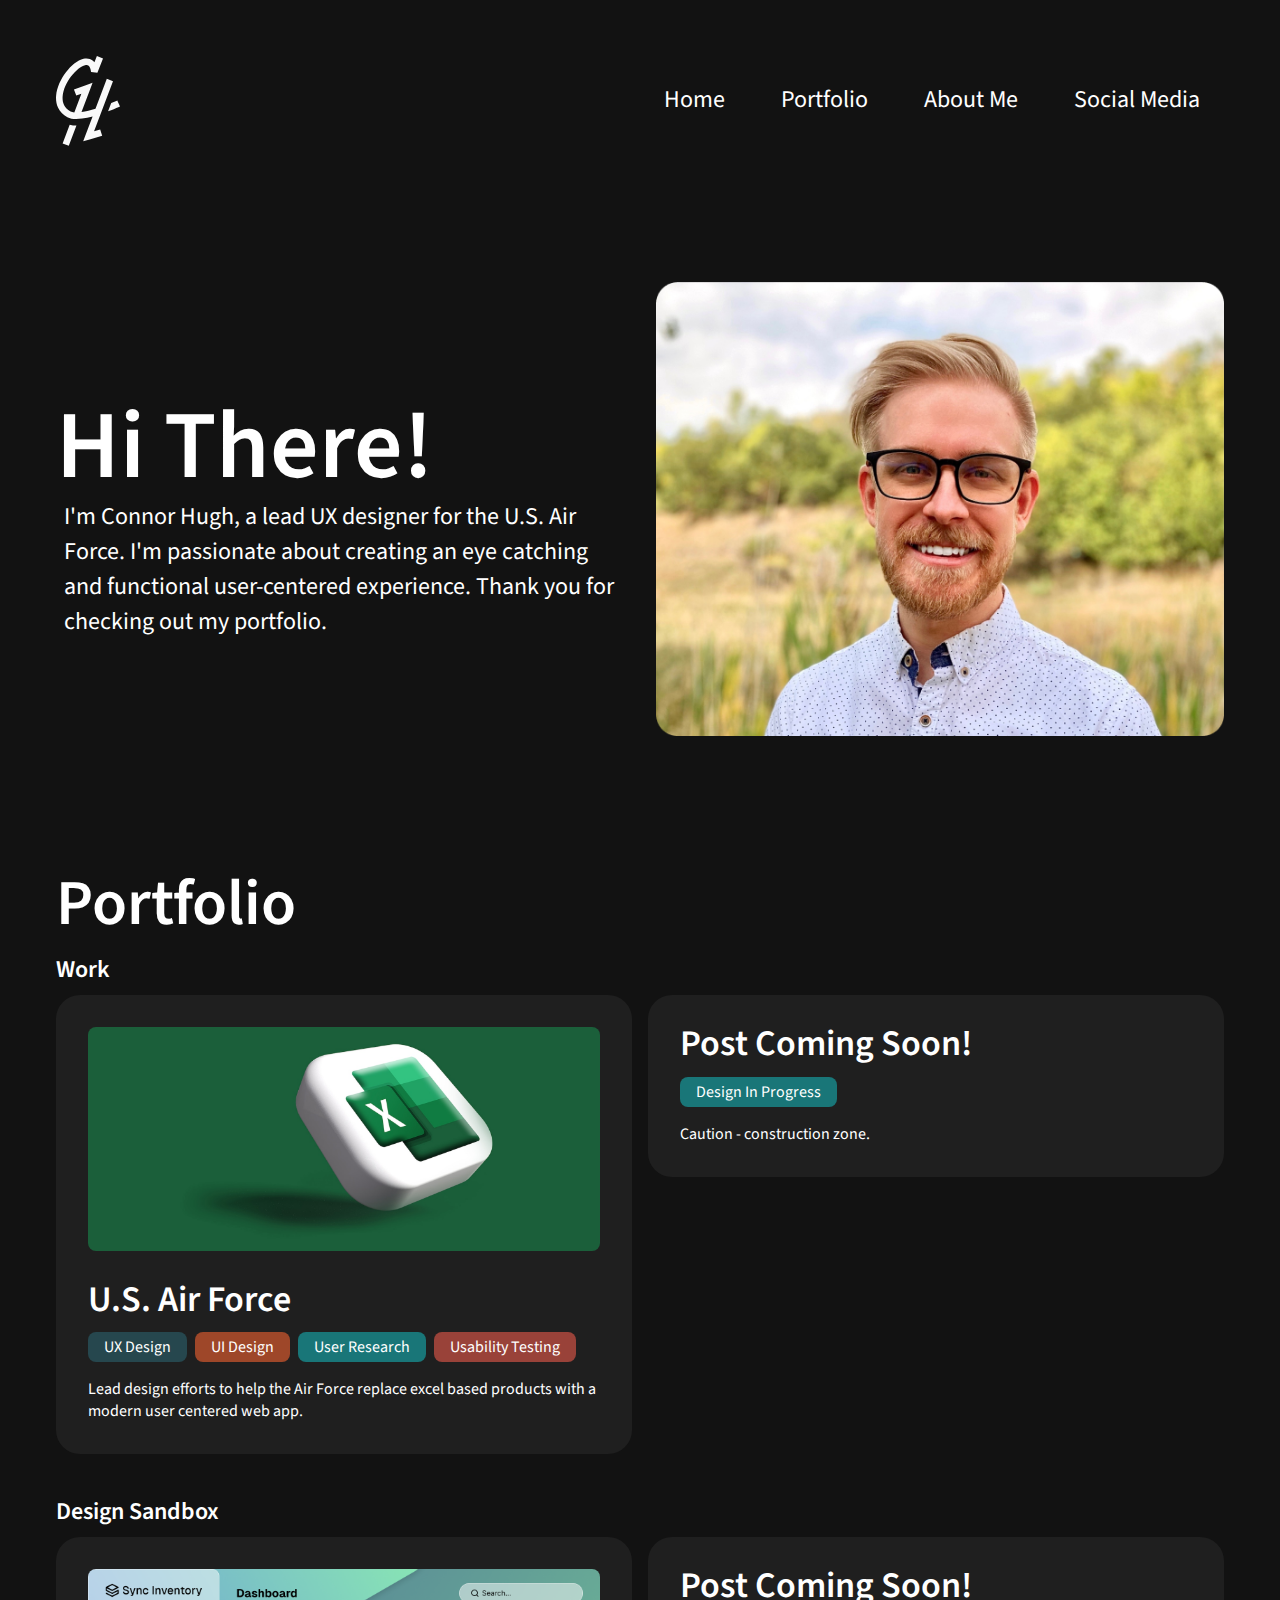
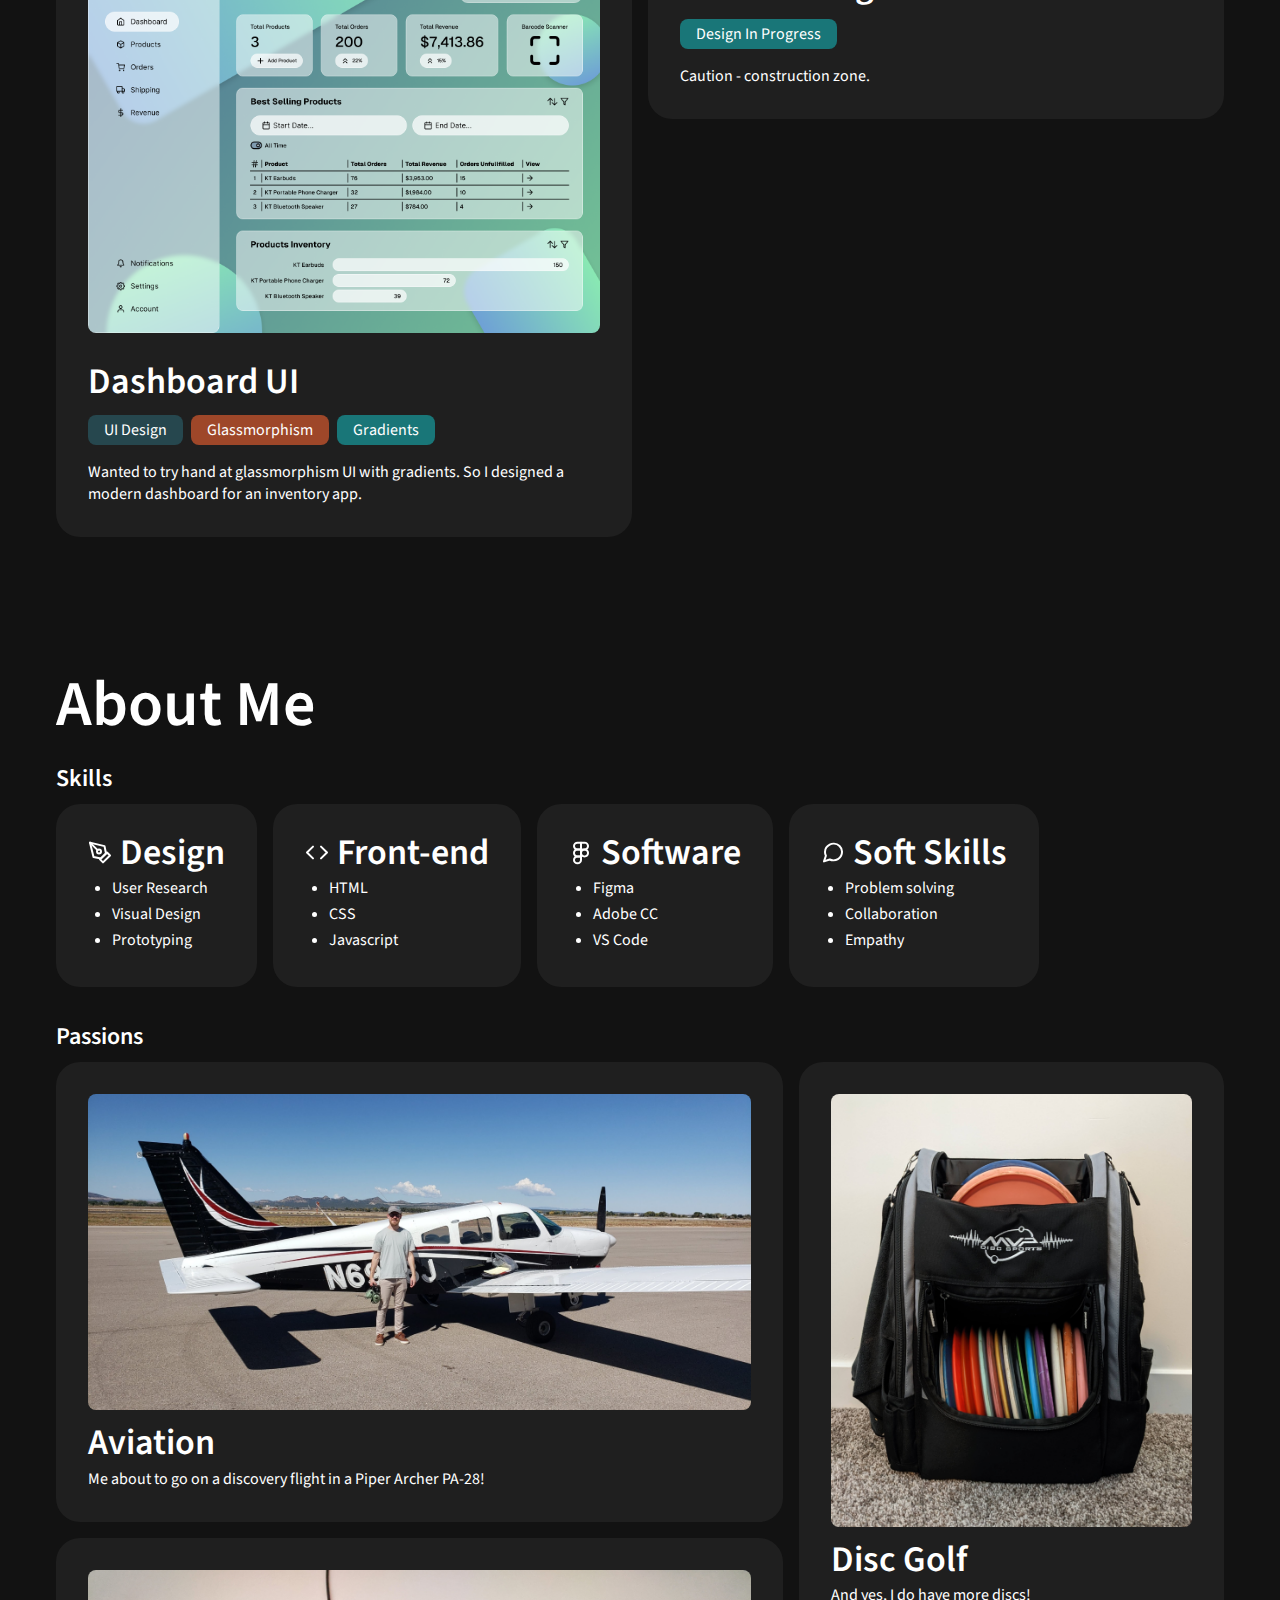
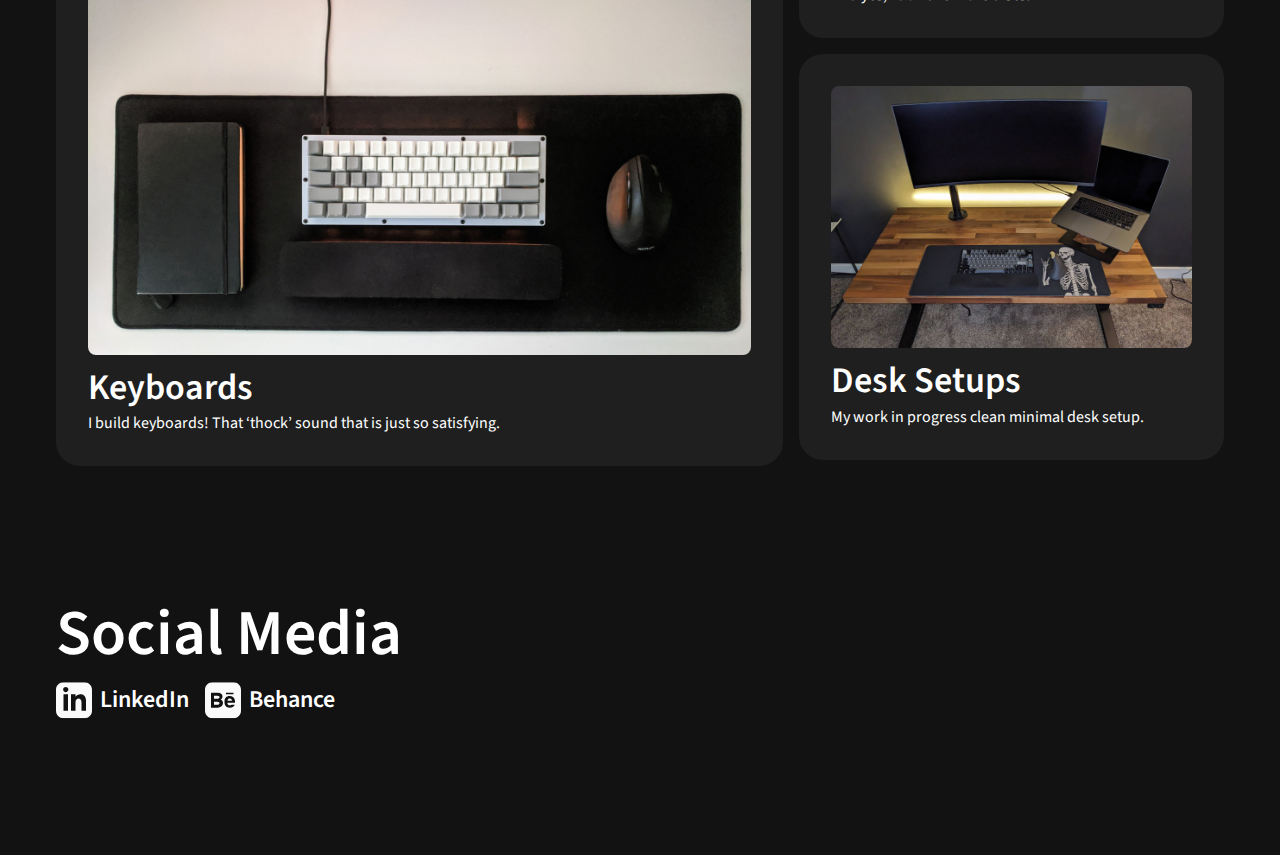
<file: index.html>
<!DOCTYPE html>
<html lang="en">
<head>
    <meta charset="UTF-8">
    <meta name="viewport" content="width=device-width, initial-scale=1.0">
    <link rel="stylesheet" type="text/css" href="css/style.css">
    <link rel="preconnect" href="https://fonts.googleapis.com">
    <link rel="preconnect" href="https://fonts.gstatic.com" crossorigin>
    <link href="https://fonts.googleapis.com/css2?family=Source+Sans+3:wght@400;600&display=swap" rel="stylesheet">
    <title>Portfolio Site</title>
</head>
<body class="layout">
    <header class="section-style">
        <!-- Logo -->
        <img src="images/logo.svg" class="logo" alt="personal logo">

        <!-- Nav -->
        <nav class="nav">
            <!-- Old Menu -->
            <ul class="old">
                <li><a href="#home" class="menu__item">Home</a></li>
                <li><a href="#portfolio" class="menu__item">Portfolio</a></li>
                <li><a href="#about" class="menu__item">About Me</a></li>
                <li><a href="#social" class="menu__item">Social Media</a></li>
            </ul>

            <!-- New Nav Hamburger Menu -->
            <!-- <input id="menu__toggle" type="checkbox" />
            <label class="menu__btn" for="menu__toggle">
                <span></span>
            </label>
        
            <ul class="menu__box">
                <li><a class="menu__item" href="#home">Home</a></li>
                <li><a class="menu__item" href="#portfolio">Portfolio</a></li>
                <li><a class="menu__item" href="#social">Social Media</a></li>
            </ul> -->
        </nav>
    </header>
    
    <!-- Intro -->
    <section class="intro section-style">
        <div class="intro__text">
            <h1>Hi There!</h1>
            <p class="intro__p">I'm Connor Hugh, a lead UX designer for the U.S. Air Force. I'm passionate about creating an eye catching and functional user-centered experience. Thank you for checking out my portfolio.</p>
        </div>
        <img src="images/me2.png" class="intro__img" alt="profile picture">
    </section>

    <!-- Portfolio -->
    <main id="portfolio" class="portfolio section-style">
        <h3>Portfolio</h3>

        <!-- Past Work Row -->
        <div class="portfolio__sub-section">
            <h6>Work</h6>
            <div class="portfolio__row">
                <a href="post.html">
                    <div class="portfolio__tile">
                        <img src="images/excel.png" class="portfolio__tile--img" alt="">
                        <div class="portfolio__spacing">
                            <h4>U.S. Air Force</h4>
                            <div class="tags-container">
                                <div class="tag tag--color-one">UX Design</div>
                                <div class="tag tag--color-two">UI Design</div>
                                <div class="tag tag--color-three">User Research</div>
                                <div class="tag tag--color-four">Usability Testing</div>
                            </div>
                            <p>Lead design efforts to help the Air Force replace excel based products with a modern user centered web app.</p>
                        </div>
                    </div>
                </a>
                <a href="#">
                    <div class="portfolio__tile">
                        <!-- <img src="images/dashboard-app.png" class="portfolio__tile--img" alt="Image of a mondern inventory app dashboard"> -->
                        <div class="portfolio__spacing">
                            <h4>Post Coming Soon!</h4>
                            <div class="tags-container">
                                <div class="tag tag--color-three">Design In Progress</div>
                            </div>
                            <p>Caution - construction zone.</p>
                        </div>
                    </div>
                </a>
                <!-- <a href="swplumb-post.html">
                    <div class="portfolio__tile">
                        <img src="images/swplumb/swplumb-post-header.png" class="portfolio__tile--img" alt="">
                        <div class="portfolio__spacing">
                            <h4>Southwest Plumbing Supply</h4>
                            <div class="tags-container">
                                <div class="tag tag--color-one">Web Design</div>
                                <div class="tag tag--color-two">HTML</div>
                                <div class="tag tag--color-three">CSS</div>
                                <div class="tag tag--color-four">Javascript & JQuery</div>
                            </div>
                            <p>Redesigned and coded the front-end for southwestplumbingsupply.com</p>
                        </div>
                    </div>
                </a> -->
                <!-- <a href="#">
                    <div class="portfolio__tile">
                        <h4>Post Coming Soon!</h4>
                        <div class="tags-container">
                            <div class="tag tag--color-one">UI Design</div>
                        </div>
                        <p>Still here? You must be really curious what this post will be!</p>
                    </div>
                </a> -->
            </div>
        </div>

        <!-- Design Sandbox Row -->
        <div class="portfolio__sub-section">
            <h6>Design Sandbox</h6>
            <div class="portfolio__row">
                <a href="dashboard.html">
                    <div class="portfolio__tile">
                        <img src="images/dashboard-app.png" class="portfolio__tile--img" alt="Image of a mondern inventory app dashboard">
                        <div class="portfolio__spacing">
                            <h4>Dashboard UI</h4>
                            <div class="tags-container">
                                <div class="tag tag--color-one">UI Design</div>
                                <div class="tag tag--color-two">Glassmorphism</div>
                                <div class="tag tag--color-three">Gradients</div>
                            </div>
                            <p>Wanted to try hand at glassmorphism UI with gradients. So I designed a modern dashboard for an inventory app.</p>
                        </div>
                    </div>
                </a>
                <a href="#">
                    <div class="portfolio__tile">
                        <!-- <img src="images/dashboard-app.png" class="portfolio__tile--img" alt="Image of a mondern inventory app dashboard"> -->
                        <div class="portfolio__spacing">
                            <h4>Post Coming Soon!</h4>
                            <div class="tags-container">
                                <div class="tag tag--color-three">Design In Progress</div>
                            </div>
                            <p>Caution - construction zone.</p>
                        </div>
                    </div>
                </a>
            </div>
        </div>   
    </main>
    
    <!-- About Me -->
    <section id="about" class="about section-style">
        <h3>About Me</h3>
        <div class="portfolio__sub-section">
            <h6>Skills</h6>
            <div class="portfolio__row">
                <!-- Row 1 -->
                <div class="portfolio__sub-row">
                    <div class="portfolio__tile skills__tile no-hover">
                        <!-- Design skill tile -->
                        <div class="skills__tile-header">
                            <img src="images/icons/pen-tool.svg" alt="Icon of a pen tip">
                            <h4>Design</h4>
                        </div>
                        <ul class="skills__ul">
                            <li>User Research</li>
                            <li>Visual Design</li>
                            <li>Prototyping</li>
                        </ul>
                    </div>
    
                    <!-- Dev skill tile -->
                    <div class="portfolio__tile skills__tile no-hover">
                        <div class="skills__tile-header">
                            <img src="images/icons/code.svg" alt="Icon of the greater than and less than symbols">
                            <h4>Front-end</h4>
                        </div>
                        <ul class="skills__ul">
                            <li>HTML</li>
                            <li>CSS</li>
                            <li>Javascript</li>
                        </ul>
                    </div>
                </div>
                
                <!-- Row 2 -->
                <div class="portfolio__sub-row">
                    <!-- Software skill tile -->
                    <div class="portfolio__tile skills__tile no-hover">
                        <div class="skills__tile-header">
                            <img src="images/icons/figma.svg" alt="Icon of the figma logo">
                            <h4>Software</h4>
                        </div>
                        <ul class="skills__ul">
                            <li>Figma</li>
                            <li>Adobe CC</li>
                            <li>VS Code</li>
                        </ul>
                    </div>

                    <!-- Soft skills tile -->
                    <div class="portfolio__tile skills__tile no-hover">
                        <div class="skills__tile-header">
                            <img src="images/icons/message-circle.svg" alt="Icon of a thought or message bubble">
                            <h4>Soft Skills</h4>
                        </div>
                        <ul class="skills__ul">
                            <li>Problem solving</li>
                            <li>Collaboration</li>
                            <li>Empathy</li>
                        </ul>
                    </div>
                </div>
            </div>

            <!-- Passions Sub-section -->
            <div class="portfolio__sub-section">
                <h6>Passions</h6>
                <div class="passions-row">
                    <div class="portfolio__row--column">
                        <!-- Aviation tile -->
                        <div class="portfolio__tile about__tile no-hover">
                            <img src="images/flying.png" class="post__img" alt="Me standing next to a small low wing airplane">
                            <div class="about_tile-text">
                                <h4>Aviation</h4>
                                <p>Me about to go on a discovery flight in a Piper Archer PA-28!</p>
                            </div>
                        </div>
    
                        <!-- Keyboard tile -->
                        <div class="portfolio__tile about__tile no-hover">
                            <img src="images/keyboard.png" class="post__img" alt="A top down picture of my keyboard and mouse">
                            <div class="about_tile-text">
                                <h4>Keyboards</h4>
                                <p>I build keyboards! That ‘thock’ sound that is just so satisfying.</p>
                            </div>
                        </div>
                    </div>
                    <div class="portfolio__row--column">
                        <!-- Disc Golf tile -->
                        <div class="portfolio__tile about__tile no-hover">
                            <img src="images/disc golf.png" class="post__img" alt="A picture of my disc golf bag full of disc golf disc">
                            <div class="about_tile-text">
                                <h4>Disc Golf</h4>
                                <p>And yes, I do have more discs!</p>
                            </div>
                        </div>
    
                        <!-- Desk Setup tile -->
                        <div class="portfolio__tile about__tile no-hover">
                            <img src="images/desk.png" class="post__img" alt="A top down picture of my keyboard and mouse">
                            <div class="about_tile-text">
                                <h4>Desk Setups</h4>
                                <p>My work in progress clean minimal desk setup.</p>
                            </div>
                        </div>
                    </div>
                </div>
            </div>
        </div>
        
    </section>

    <!-- Skills -->
    <section id="skills" class="skills section-style">
        <h3>Skills</h3>
        <div class="skills__row">
            <!-- column 1 -->
            <img src="images/design-tile.png" class="skills__img" alt="">
            <div class="skills__row--group">
                <h6>Design</h6>
                <ul class="skills__list">
                    <li>User-centered design</li>
                    <li>User research</li>
                    <li>Visual design</li>
                    <li>Prototyping</li>
                </ul>
            </div>

            <!-- column 2 -->
            <img src="images/soft-skills-tile.png" class="skills__img" alt="">
            <div class="skills__row--group">
                <h6>Soft Skills</h6>
                <ul class="skills__list">
                    <li>Problem solving</li>
                    <li>Communication</li>
                    <li>Colaboration</li>
                    <li>Empathy</li>
                    <li>Adaptability</li>
                </ul>
            </div>
            
        </div>
        <div class="skills__row">
            <!-- column 1 -->
            <img src="images/software-tile.png" class="skills__img" alt="">
            <div class="skills__row--group">
                <h6>Software Programs</h6>
                <ul class="skills__list">
                    <li>Figma</li>
                    <li>Adobe Illustrator</li>
                    <li>Adobe Photoshop</li>
                </ul>
            </div>

            <!-- column 2 -->
            <img src="images/code-tile.png" class="skills__img" alt="">
            <div class="skills__row--group">
                <h6>Front-end Development</h6>
                <ul class="skills__list">
                    <li>HTML 5</li>
                    <li>CSS 3</li>
                    <li>Javascript</li>
                </ul>
            </div>
        </div>
    </section>

    <!-- Social Media  -->
    <footer id="social" class="social section-style">
        <h3>Social Media</h3>
        <div class="icon-container">
            <a href="https://www.linkedin.com/in/connorhugh/" target="_blank" class="social-link"><img src="images/icons/linkedin-icon.svg" class="social__icon" alt="Linkedin icon and link"><h6>LinkedIn</h6></a>
            <a href="https://www.behance.net/connorhugh" target="_blank" class="social-link"><img src="images/icons/behance-icon.svg" class="social__icon" alt="Behance icon and link"><h6>Behance</h6></a>
        </div>
    </footer>
</body>
</html>
</file>
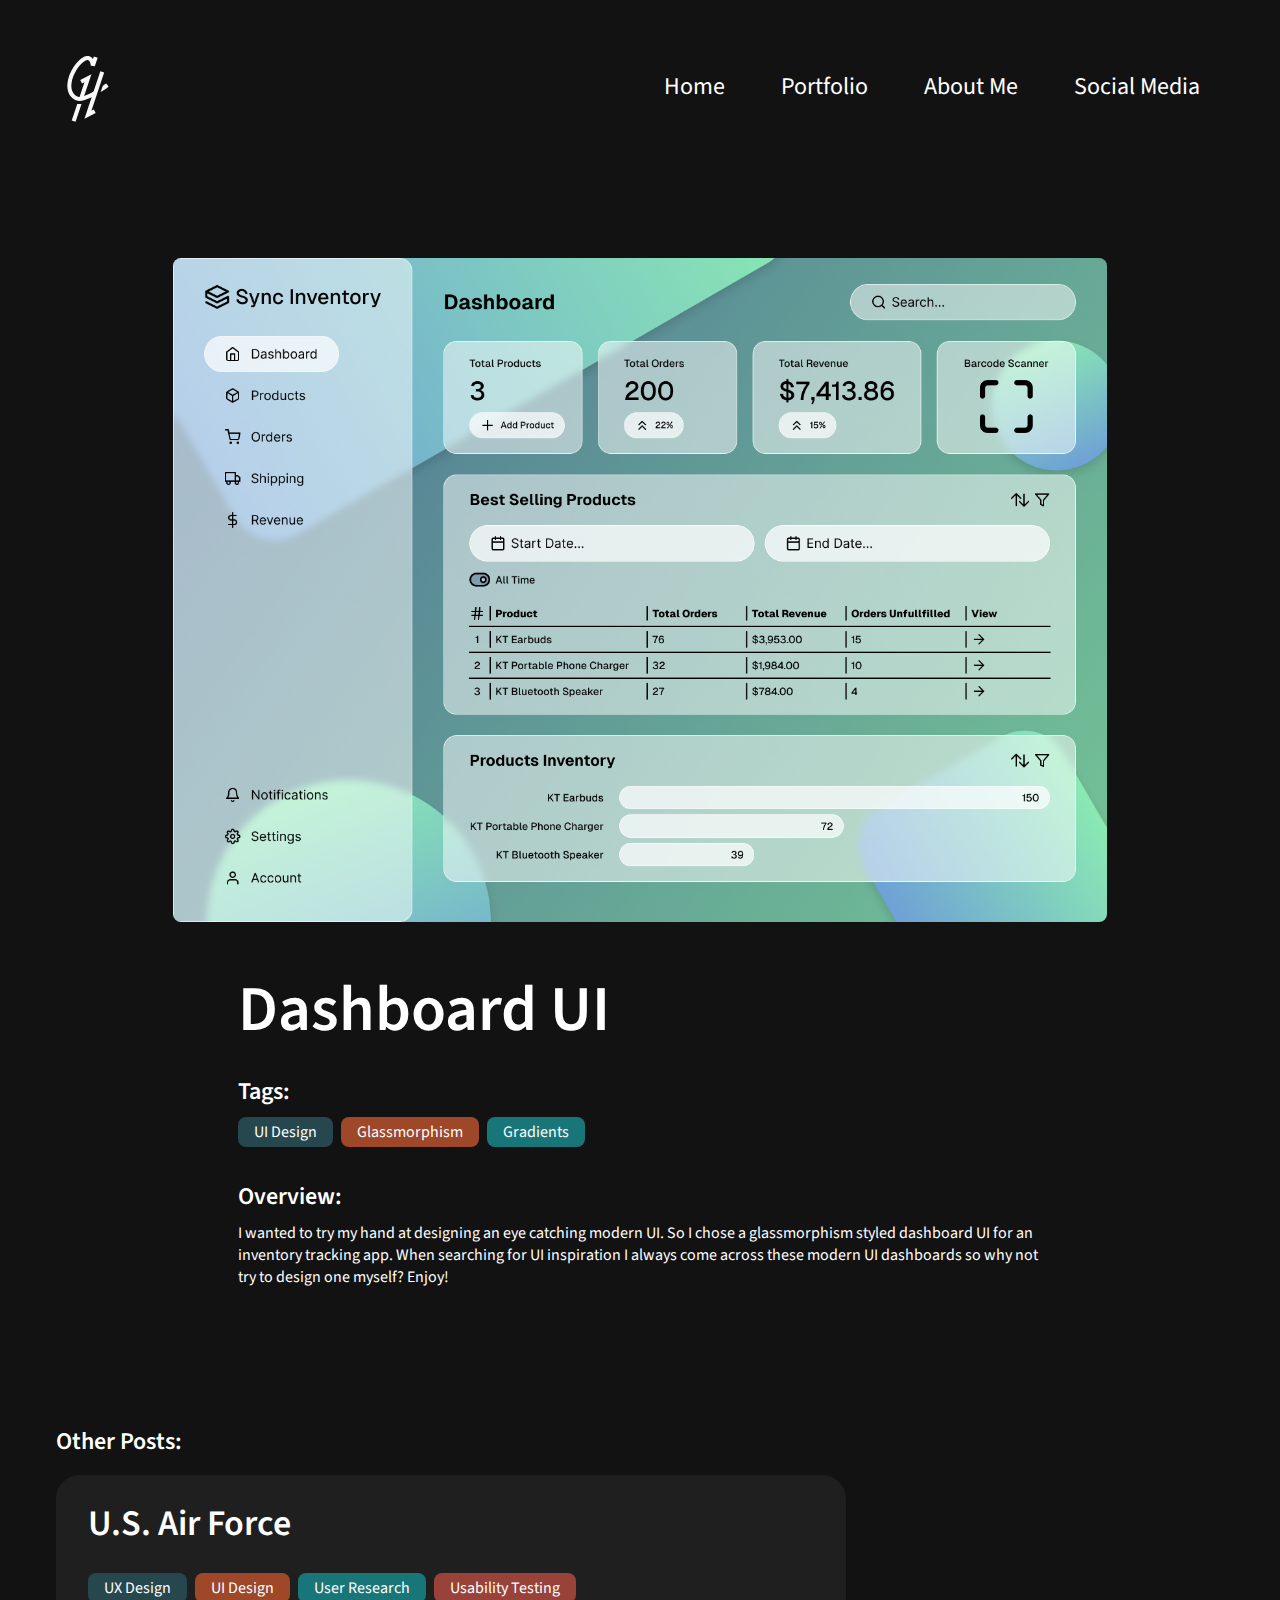
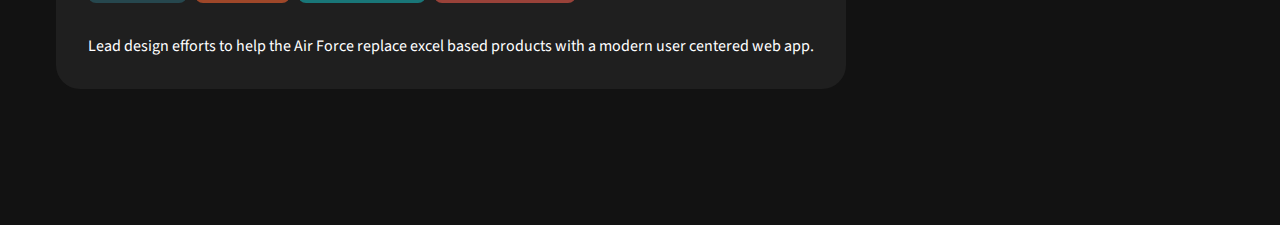
<file: dashboard.html>
<!DOCTYPE html>
<html lang="en">
<head>
    <meta charset="UTF-8">
    <meta name="viewport" content="width=device-width, initial-scale=1.0">
    <link rel="stylesheet" type="text/css" href="css/style.css">
    <link rel="preconnect" href="https://fonts.googleapis.com">
    <link rel="preconnect" href="https://fonts.gstatic.com" crossorigin>
    <link href="https://fonts.googleapis.com/css2?family=Source+Sans+3:wght@400;600&display=swap" rel="stylesheet">
    <title>Portfolio Site</title>
</head>
<body class="layout">
    <header class="section-style">
        <!-- Logo -->
        <img src="images/icons/new-logo.svg" class="logo" alt="personal logo">

        <!-- Nav -->
        <nav>
            <ul class="old">
                <li><a href="index.html" class="menu__item">Home</a></li>
                <li><a href="index.html#portfolio" class="menu__item">Portfolio</a></li>
                <li><a href="index.html#about" class="menu__item">About Me</a></li>
                <li><a href="index.html#social" class="menu__item">Social Media</a></li>
            </ul>
        </nav>
    </header>
    
    <main class="post-layout">
        <!-- Post Header -->
        <section class="post-header">
            <img src="images/dashboard-app.png" class="post__img post__img--sm" alt="Two F-35's flying over the Utah mountains">
        </section>

        <!-- Post Content -->
        <section class="post-content section-style">
            
            <!-- Post Content Header -->
            <h3>Dashboard UI</h3>
            
            <!-- Post Tags -->
            <div class="post__styling post__tags">
                <h6>Tags:</h6>
                <div class="tags-container">
                    <div class="tag tag--color-one">UI Design</div>
                    <div class="tag tag--color-two">Glassmorphism</div>
                    <div class="tag tag--color-three">Gradients</div>
                </div>
            </div>

            <!-- Overview -->
            <div class="post__styling">
                <h6>Overview:</h6>
                <p>
                    I wanted to try my hand at designing an eye catching modern UI. So I chose a glassmorphism styled dashboard UI for an inventory tracking app. When searching for UI inspiration I always come across these modern UI dashboards so why not try to design one myself? Enjoy!
                </p>
            </div>
        </section>
    </main>

    <!-- Other Posts  -->
    <footer id="footer" class="social section-style">
        <h6>Other Posts:</h6>
        <div class="portfolio__row">
            <a href="post.html">
                <div class="portfolio__tile">
                    <!-- <img src="images/excel.png" class="portfolio__tile--img" alt=""> -->
                    <h4>U.S. Air Force</h4>
                    <div class="tags-container">
                        <div class="tag tag--color-one">UX Design</div>
                        <div class="tag tag--color-two">UI Design</div>
                        <div class="tag tag--color-three">User Research</div>
                        <div class="tag tag--color-four">Usability Testing</div>
                    </div>
                    <p>Lead design efforts to help the Air Force replace excel based products with a modern user centered web app.</p>
                </div>
            </a>
            <!-- <a href="swplumb-post.html">
                <div class="portfolio__tile">
                    <!-- COMMENT THIS OUT LATER <img src="images/swplumb/swplumb-post-header.png" class="portfolio__tile--img" alt=""> 
                    <h4>Southwest Plumbing Supply</h4>
                    <div class="tags-container">
                        <div class="tag tag--color-one">Web Design</div>
                        <div class="tag tag--color-two">HTML</div>
                        <div class="tag tag--color-three">CSS</div>
                        <div class="tag tag--color-four">Javascript & JQuery</div>
                    </div>
                    <p>Redesigned and coded the front-end for southwestplumbingsupply.com</p>
                </div>
            </a> -->
        </div>
    </footer>
</body>
</html>
</file>
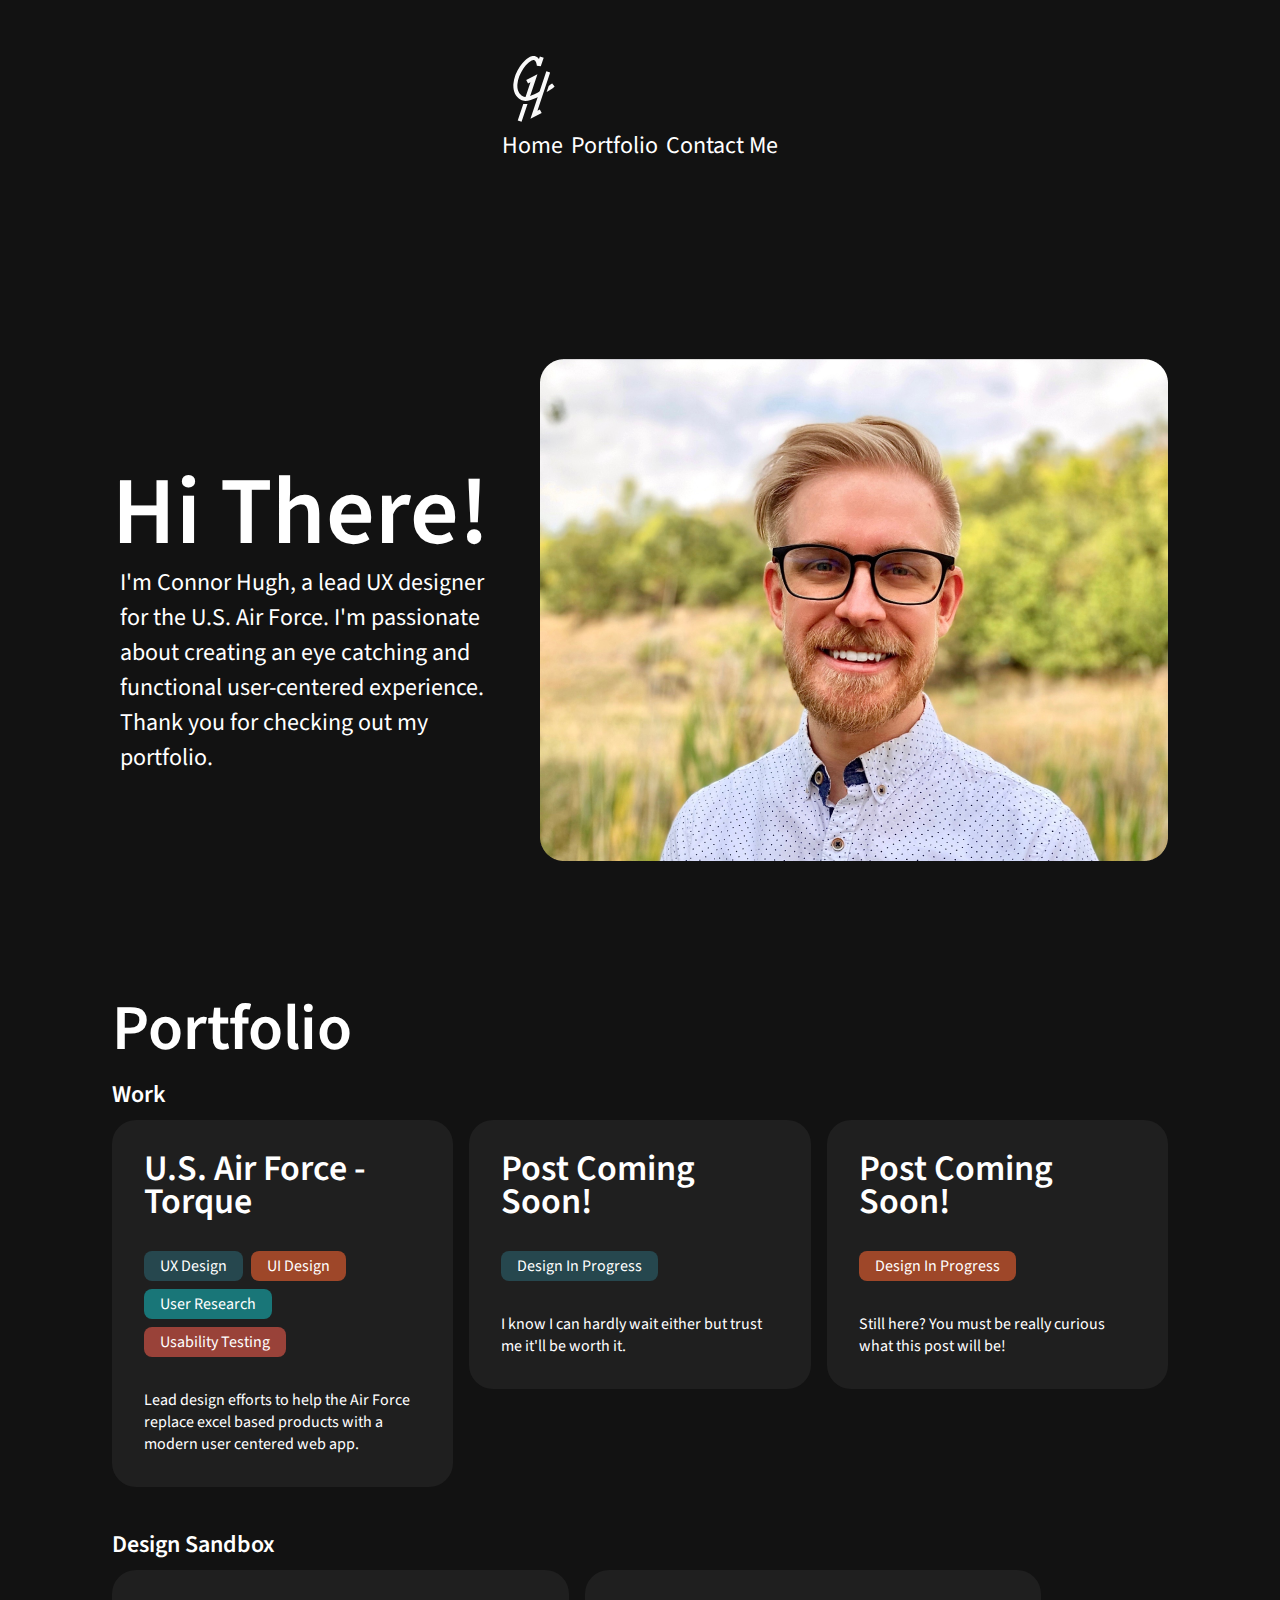
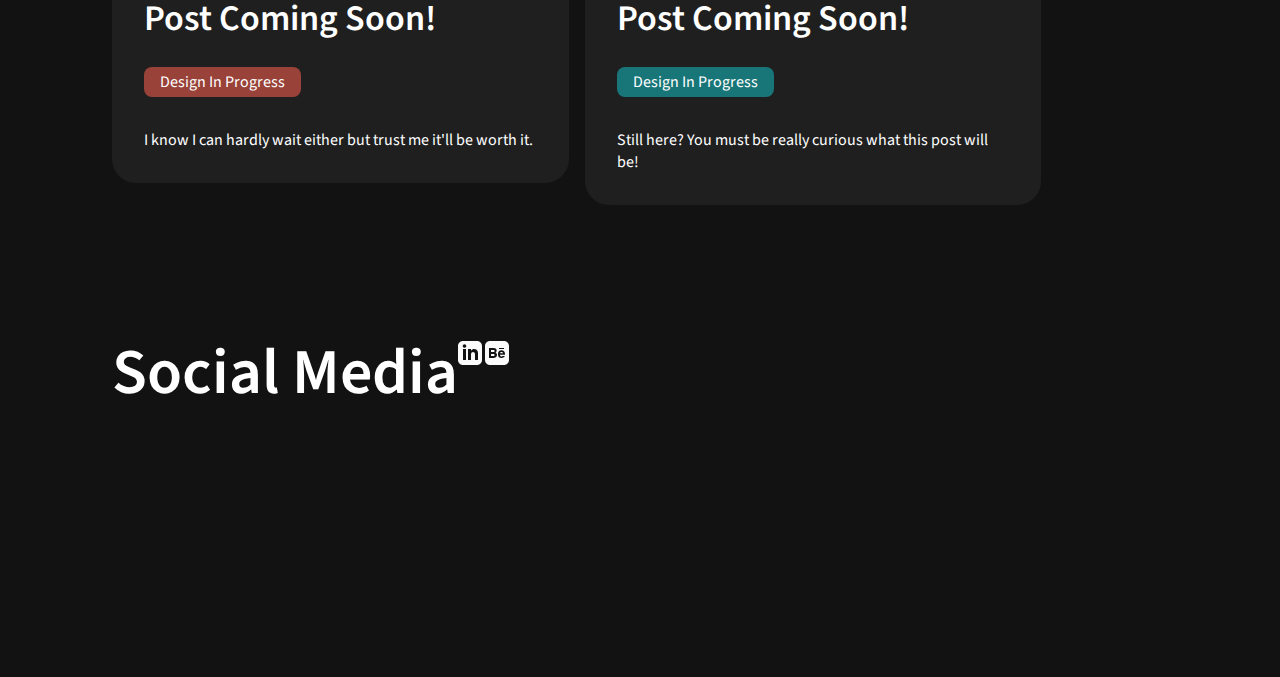
<file: indexv2.html>
<!DOCTYPE html>
<html lang="en">
<head>
    <meta charset="UTF-8">
    <meta name="viewport" content="width=device-width, initial-scale=1.0">
    <link rel="stylesheet" type="text/css" href="css/style.css">
    <link rel="preconnect" href="https://fonts.googleapis.com">
    <link rel="preconnect" href="https://fonts.gstatic.com" crossorigin>
    <link href="https://fonts.googleapis.com/css2?family=Source+Sans+3:wght@400;600&display=swap" rel="stylesheet">
    <title>New Portfolio Site</title>
</head>
<body class="layout">
    <header>
        <!-- Logo -->
        <img src="images/new-logo.svg" class="logo" alt="personal logo">

        <!-- Nav -->
        <nav>
            <ul>
                <li><a href="#home" class="nav__item">Home</a></li>
                <!-- <li><a href="#skills">Skills</a></li> -->
                <li><a href="#portfolio" class="nav__item">Portfolio</a></li>
                <li><a href="#contact" class="nav__item">Contact Me</a></li>
            </ul>
        </nav>
    </header>
    
    <main class="content layout">
        <!-- Intro -->
        <section class="intro">
            <div class="intro__text">
                <h1>Hi There!</h1>
                <p class="intro__p">I'm Connor Hugh, a lead UX designer for the U.S. Air Force. I'm passionate about creating an eye catching and functional user-centered experience. Thank you for checking out my portfolio.</p>
            </div>
            <img src="images/me2.png" class="into__img" alt="profile picture">
        </section>

        <!-- Skills -->
        <section id="skills" class="skills section-style">
            <h3>Skills</h3>
            <div class="skills__row">
                <!-- column 1 -->
                <img src="images/design-tile.png" class="skills__img" alt="">
                <div class="skills__row--group">
                    <h6>Design</h6>
                    <ul class="skills__list">
                        <li>User-centered design</li>
                        <li>User research</li>
                        <li>Visual design</li>
                        <li>Prototyping</li>
                    </ul>
                </div>

                <!-- column 2 -->
                <img src="images/soft-skills-tile.png" class="skills__img" alt="">
                <div class="skills__row--group">
                    <h6>Soft Skills</h6>
                    <ul class="skills__list">
                        <li>Problem solving</li>
                        <li>Communication</li>
                        <li>Colaboration</li>
                        <li>Empathy</li>
                        <li>Adaptability</li>
                    </ul>
                </div>
                
            </div>
            <div class="skills__row">
                <!-- column 1 -->
                <img src="images/software-tile.png" class="skills__img" alt="">
                <div class="skills__row--group">
                    <h6>Software Programs</h6>
                    <ul class="skills__list">
                        <li>Figma</li>
                        <li>Adobe Illustrator</li>
                        <li>Adobe Photoshop</li>
                    </ul>
                </div>

                <!-- column 2 -->
                <img src="images/code-tile.png" class="skills__img" alt="">
                <div class="skills__row--group">
                    <h6>Front-end Development</h6>
                    <ul class="skills__list">
                        <li>HTML 5</li>
                        <li>CSS 3</li>
                        <li>Javascript</li>
                    </ul>
                </div>
            </div>
        </section>

        <!-- Portfolio -->
        <section id="portfolio" class="portfolio section-style">
            <h3>Portfolio</h3>

            <!-- Past Work Row -->
            <div class="portfolio__sub-section">
                <h6>Work</h6>
                <div class="portfolio__row">
                    <a href="post.html">
                        <div class="portfolio__tile">
                            <h4>U.S. Air Force - Torque</h4>
                            <div class="tags-container">
                                <div class="tag tag--color-one">UX Design</div>
                                <div class="tag tag--color-two">UI Design</div>
                                <div class="tag tag--color-three">User Research</div>
                                <div class="tag tag--color-four">Usability Testing</div>
                            </div>
                            <p>Lead design efforts to help the Air Force replace excel based products with a modern user centered web app.</p>
                        </div>
                    </a>
                    <a href="#">
                        <div class="portfolio__tile">
                            <h4>Post Coming Soon!</h4>
                            <div class="tags-container">
                                <div class="tag tag--color-one">Design In Progress</div>
                            </div>
                            <p>I know I can hardly wait either but trust me it'll be worth it.</p>
                        </div>
                    </a>
                    <a href="#">
                        <div class="portfolio__tile">
                            <h4>Post Coming Soon!</h4>
                            <div class="tags-container">
                                <div class="tag tag--color-two">Design In Progress</div>
                            </div>
                            <p>Still here? You must be really curious what this post will be!</p>
                        </div>
                    </a>
                </div>
            </div>

            <!-- Design Sandbox Row -->
            <div class="portfolio__sub-section">
                <h6>Design Sandbox</h6>
                <div class="portfolio__row">
                    <a href="#">
                        <div class="portfolio__tile">
                            <h4>Post Coming Soon!</h4>
                            <div class="tags-container">
                                <div class="tag tag--color-four">Design In Progress</div>
                            </div>
                            <p>I know I can hardly wait either but trust me it'll be worth it.</p>
                        </div>
                    </a>
                    <a href="#">
                        <div class="portfolio__tile">
                            <h4>Post Coming Soon!</h4>
                            <div class="tags-container">
                                <div class="tag tag--color-three">Design In Progress</div>
                            </div>
                            <p>Still here? You must be really curious what this post will be!</p>
                        </div>
                    </a>
                </div>
            </div>
        </section>

        <!-- Contact  -->
        <section id="contact" class="contact section-style">
            <h3>Social Media</h3>
            <div>
                <a href="https://www.linkedin.com/in/connorhugh/" target="_blank"><img src="images/linkedin-icon.svg" class="contact__icon" alt="Linkedin icon and link"></a>
                <a href="https://www.behance.net/connorhugh" target="_blank"><img src="images/behance-icon.svg" class="contact__icon" alt="Behance icon and link"></a>
            </div>
        </section>
    </main>
</body>
</html>
</file>
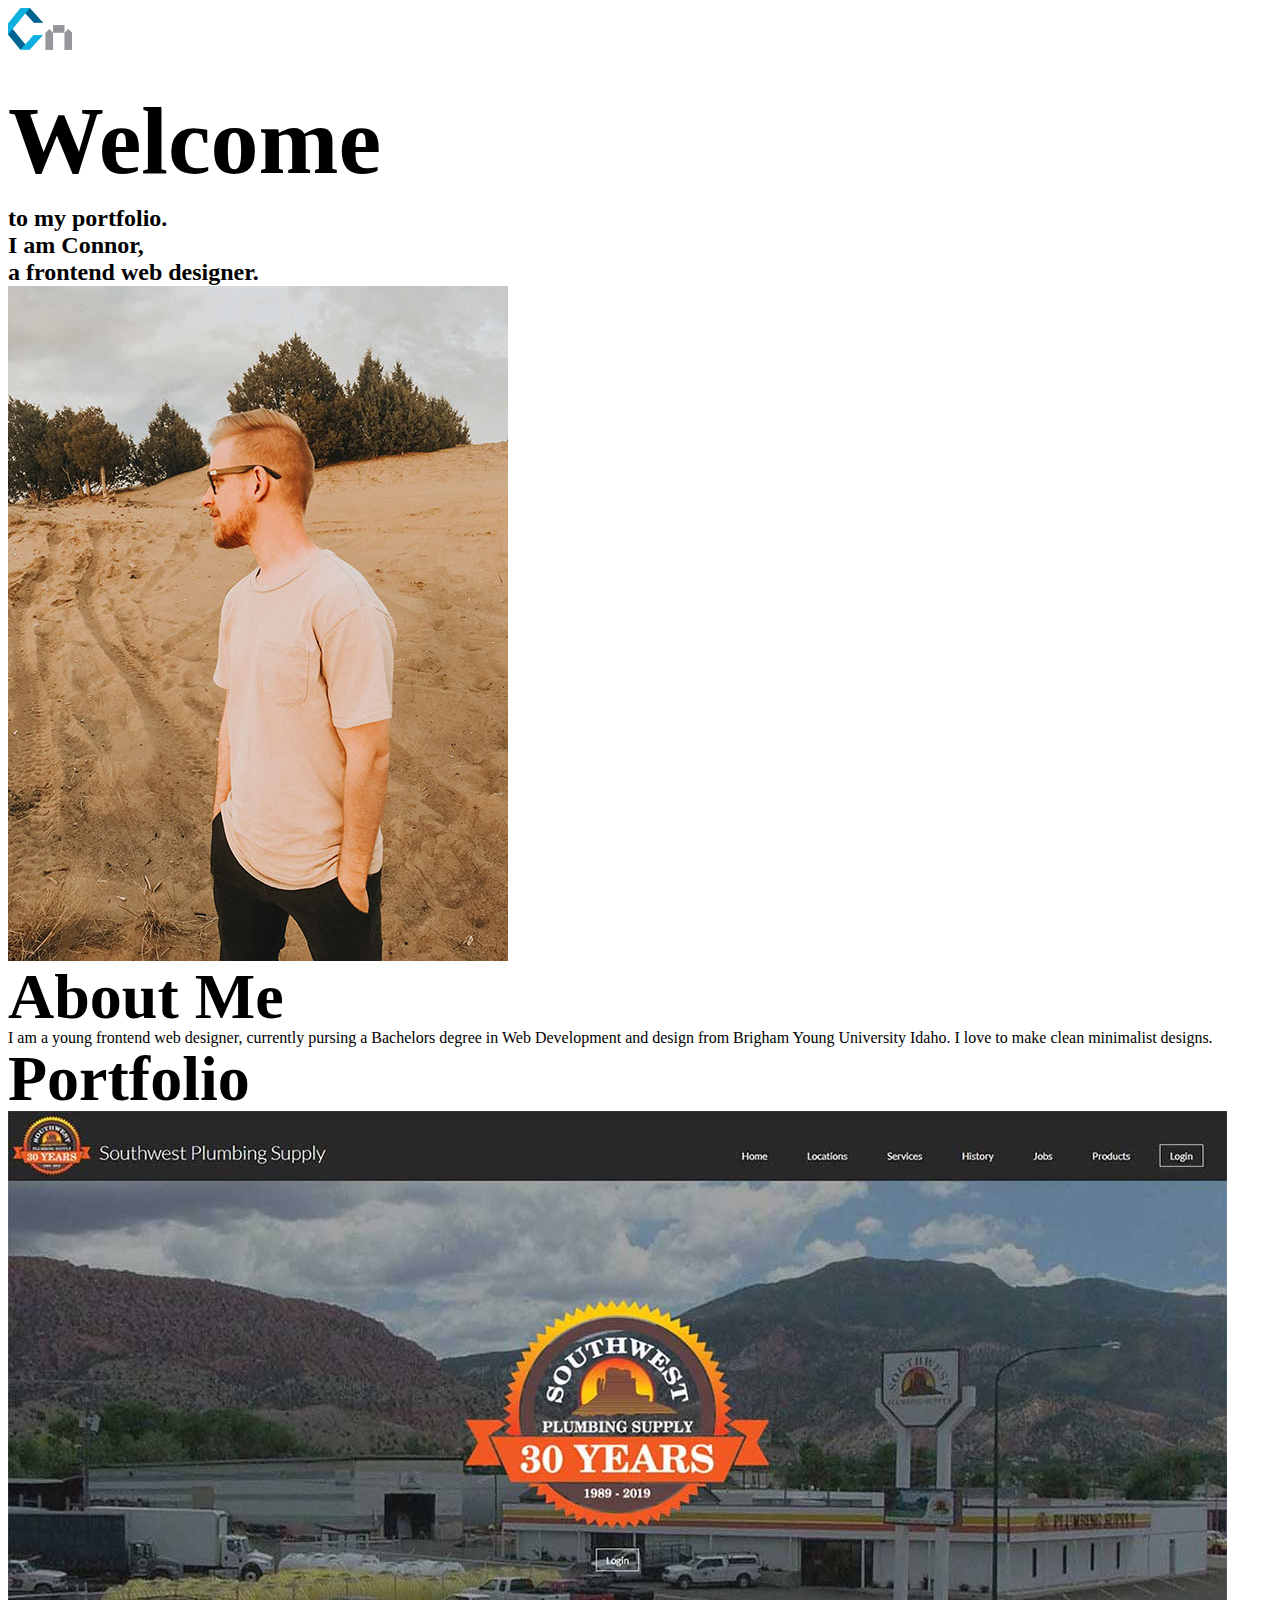
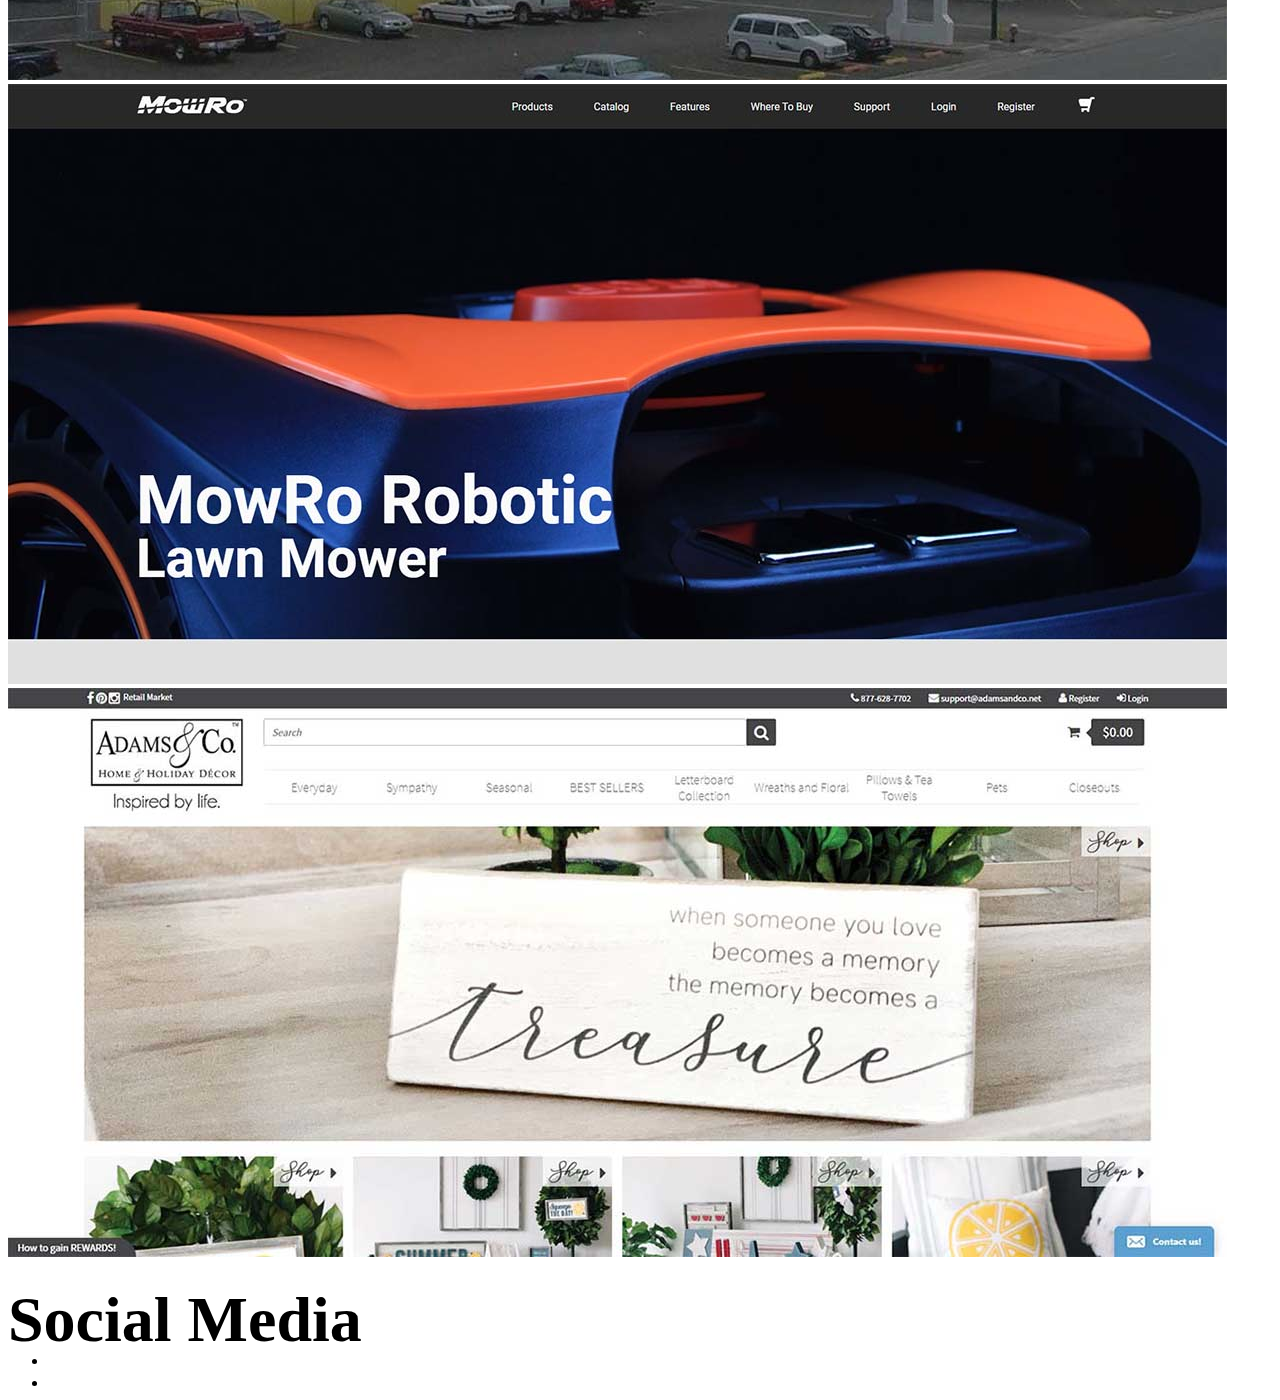
<file: old-index.html>
<!doctype html>
<html lang="en">
<head>
    <meta charset="utf-8">
    <meta name="viewport" content="width=device-width, initial-scale=1.0">
    <link rel="stylesheet" type="text/css" href="css/style.css">
    <link href="https://fonts.googleapis.com/css2?family=Heebo:wght@400;700&family=Source+Sans+Pro&display=swap" rel="stylesheet">

    <title>Home | Connor Hugh</title>
</head>

<body>
    <header>
        <!--Logo-->
        <img src="images/logo.png" class="logo" alt="personal logo">

        <!--Nav Bar-->
        <nav>
            <ul>
                <li><a href="#welcome">Home</a></li>
                <li><a href="#about">About</a></li>
                <li><a href="#skills">Skills</a></li>
                <li><a href="#portfolio">Portfolio</a></li>
                <li><a href="#social">Social Media</a></li>
            </ul>
        </nav>
    </header>

    <main>
        <section class="welcome">
            <div>
                <h1 class="welcome__intro blue">Welcome</h1>
                <h6 class="welcome__subIntro">
                    to my portfolio. <br>
                    <span class="blue">I am Connor, </span><br>
                    a frontend web designer.
                </h6>
            </div>
        </section>
        
        <section id="about" class="about black--bg">
            <img src="images/me.jpg" alt="A side profile portrait of me" class="about__img"> 
            <div class="descript">
                <h3 class="about-heading blue">About Me</h3>
                <p>I am a young frontend web designer, currently pursing a Bachelors degree in Web Development and design from Brigham Young University Idaho. I love to make clean minimalist designs.</p>
            </div>
        </section>
        
        <section id="skills" class="skills">
            <h3 class="blue">Skills</h3>
            <div class="skills-grid">
                <div><h6>HTML 5</h6></div>
                <div class="bar"></div>

                <div class="blue"><h6>CSS 3</h6></div>
                <div class="bar"></div>

                <div><h6>Adobe Illustrator</h6></div>
                <div class="bar"></div>

                <div class="blue"><h6>Adobe InDesign</h6></div>
                <div class="bar"></div>

                <div><h6>Adobe Photoshop</h6></div>
                <div class="bar"></div>

                <div class="blue"><h6>Adobe XD</h6></div>
                <div class="bar"></div>

                <div><h6>Responsive Design</h6></div>
                <div class="bar"></div>

                <div class="blue"><h6>Interpersonal</h6></div>
                <div class="bar"></div>

                <div><h6>JavaScript</h6></div>
                <div class="bar"></div>

                <div class="blue"><h6>json</h6></div>
                <div class="bar"></div>

                <div><h6>PHP</h6></div>
                <div class="bar"></div>

                <div class="blue"><h6>Google Analytics</h6></div>
                <div class="bar"></div>
            </div>
        </section>
        
        <section id="portfolio" class="portfolio black--bg">
            <h3 class="blue">Portfolio</h3>

            <a href="https://connorhughbyui.github.io/code%20for%20swplumbing%20site/index.html">
                <img src="images/swplumb-op-large.jpg" alt="SWPlumbing Supply">
            </a>
            <a href="https://mowro.com/">
                <img src="images/mowro-op-large.jpg" alt="Mowro By Redback">
            </a>
            <a href="https://www.adamsandco.net/">
                <img src="images/adams-op-large.jpg" alt="Adams &amp; Co">
            </a>

            <h6><a href="https://www.behance.net/connorhugh">Click Here To See More Design Work And My Design Process.</a></h6>
        </section>
    </main>

    <footer>
        <section id="social" class="contact">
            <h3 class="blue">Social Media</h3>
            <div class="social__contact-links">
                <ul>
                    <li><a href="https://www.linkedin.com/in/connor-hugh-099b04117/">Linkedin</a></li>
                    <li><a href="https://www.behance.net/connorhugh">Behance</a></li>
                </ul>
            </div>
        </section>
    </footer>

</body>

</html>
</file>
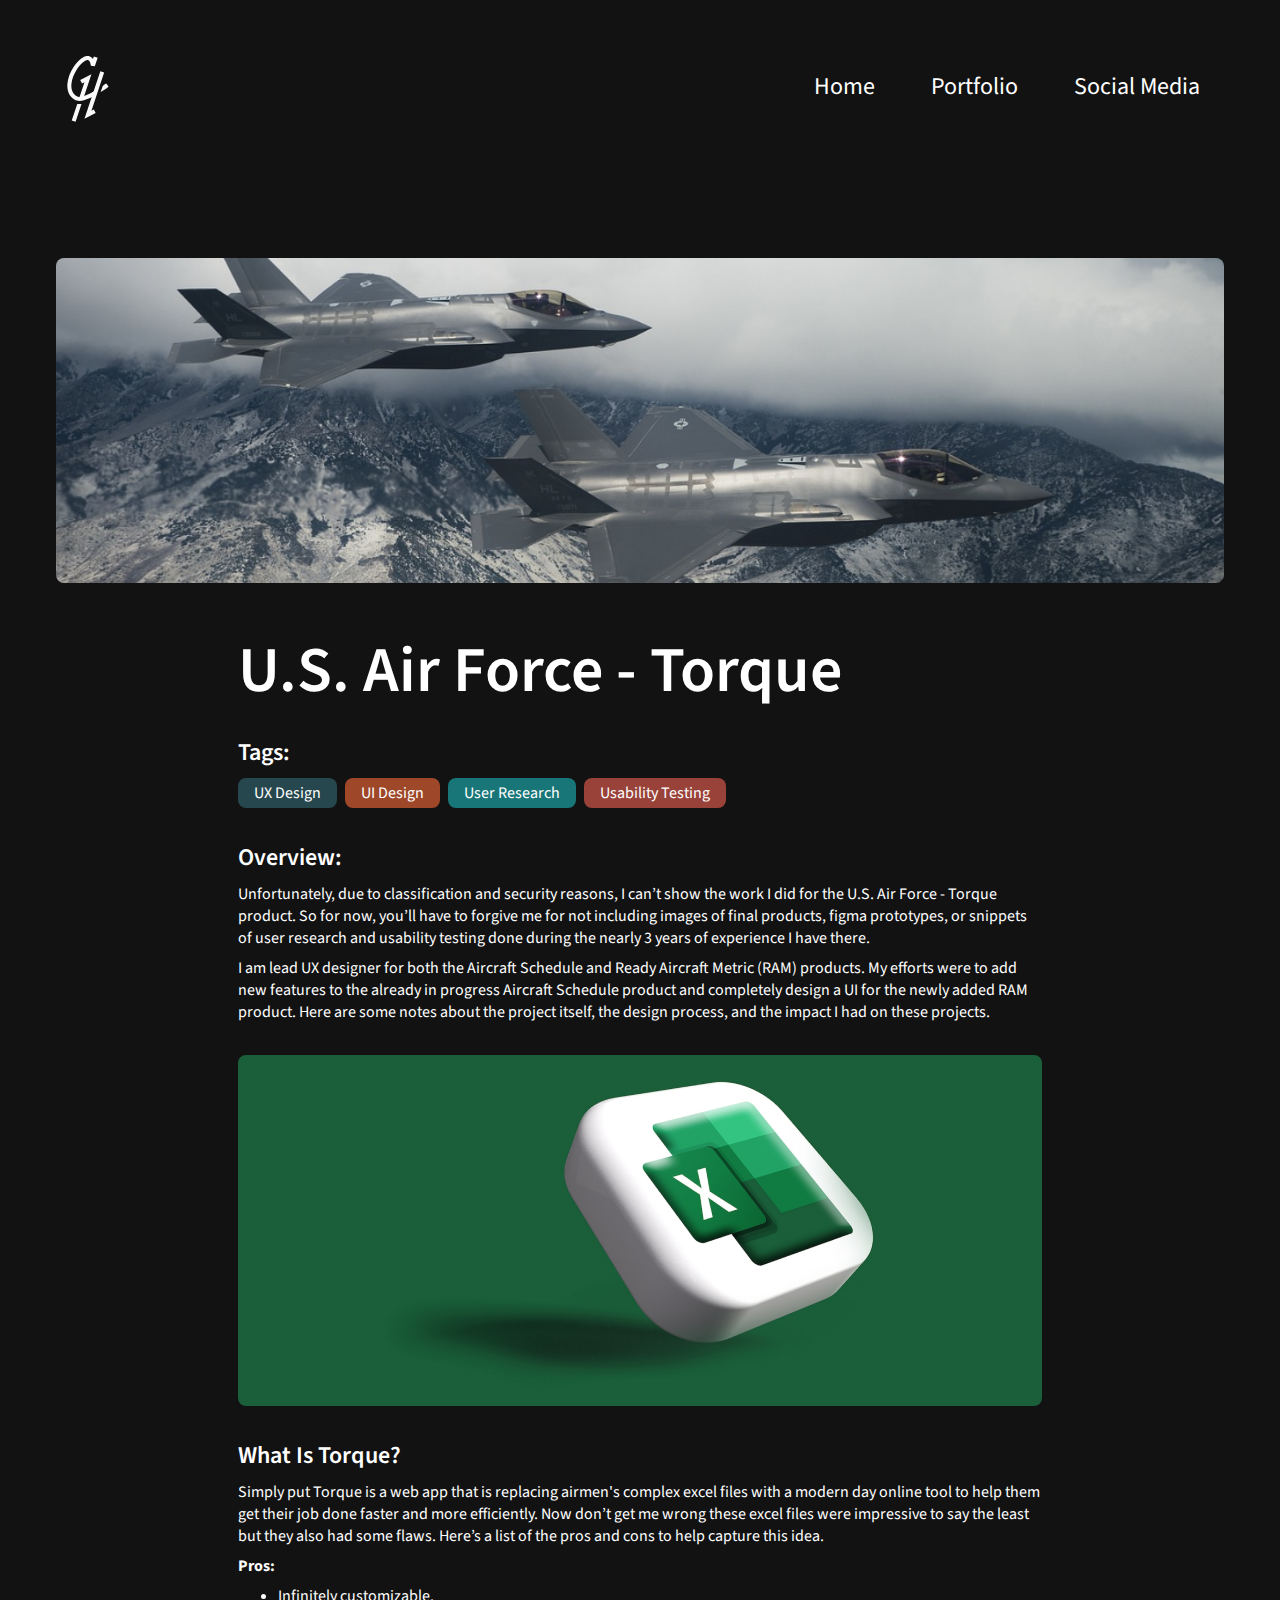
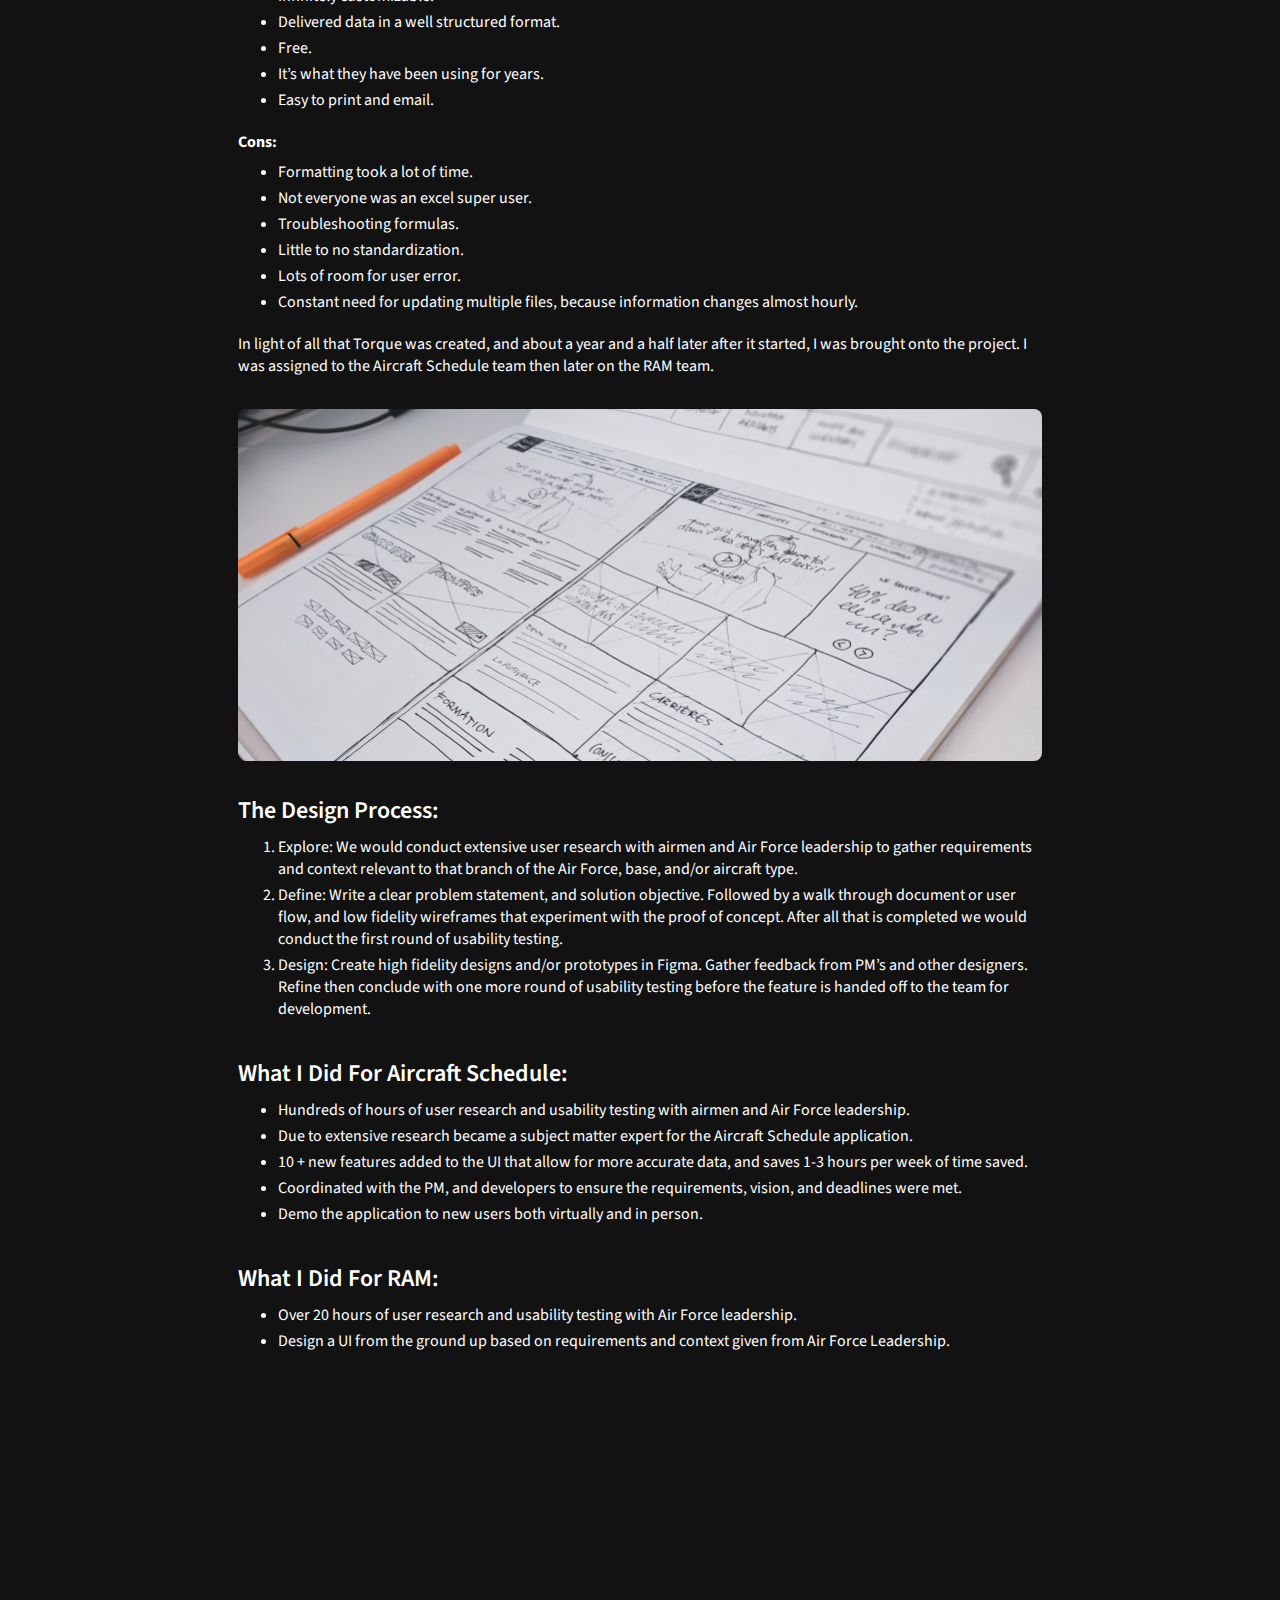
<file: post.html>
<!DOCTYPE html>
<html lang="en">
<head>
    <meta charset="UTF-8">
    <meta name="viewport" content="width=device-width, initial-scale=1.0">
    <link rel="stylesheet" type="text/css" href="css/style.css">
    <link rel="preconnect" href="https://fonts.googleapis.com">
    <link rel="preconnect" href="https://fonts.gstatic.com" crossorigin>
    <link href="https://fonts.googleapis.com/css2?family=Source+Sans+3:wght@400;600&display=swap" rel="stylesheet">
    <title>New Portfolio Site</title>
</head>
<body class="layout">
    <header class="section-style">
        <!-- Logo -->
        <img src="images/new-logo.svg" class="logo" alt="personal logo">

        <!-- Nav -->
        <nav>
            <ul class="old">
                <li><a href="#home" class="menu__item">Home</a></li>
                <li><a href="#portfolio" class="menu__item">Portfolio</a></li>
                <li><a href="#social" class="menu__item">Social Media</a></li>
            </ul>
        </nav>
    </header>
    
    <main class="post-layout">
        <!-- Post Header -->
        <section class="post-header">
            <img src="images/F35.png" class="post__img" alt="Two F-35's flying over the Utah mountains">
        </section>

        <!-- Post Content -->
        <section class="post-content section-style">
            
            <!-- Post Content Header -->
            <h3>U.S. Air Force - Torque</h3>
            
            <!-- Post Tags -->
            <div class="post__styling post__tags">
                <h6>Tags:</h6>
                <div class="tags-container">
                    <div class="tag tag--color-one">UX Design</div>
                    <div class="tag tag--color-two">UI Design</div>
                    <div class="tag tag--color-three">User Research</div>
                    <div class="tag tag--color-four">Usability Testing</div>
                </div>
            </div>

            <!-- Overview -->
            <div class="post__styling">
                <h6>Overview:</h6>
                <p>
                    Unfortunately, due to classification and security reasons, I can’t show the work I did for the U.S. Air Force - Torque product. So for now, you’ll have to forgive me for not including images of final products, figma prototypes, or snippets of user research and usability testing done during the nearly 3 years of experience I have there. 
                </p>
                <p>
                    I am lead UX designer for both the Aircraft Schedule and Ready Aircraft Metric (RAM) products. My efforts were to add new features to the already in progress Aircraft Schedule product and completely design a UI for the newly added RAM product. Here are some notes about the project itself, the design process, and the impact I had on these projects.
                </p>
            </div>

            <!-- Excel Image -->
            <img src="images/excel.png" class="post__img" alt="3D modal of the Mircrosoft Excel logo">

            <!-- What Is Torque? -->
            <div class="post__styling">
                <h6>What Is Torque?</h6>
                <p>
                    Simply put Torque is a web app that is replacing airmen's complex excel files with a modern day online tool to help them get their job done faster and more efficiently. Now don’t get me wrong these excel files were impressive to say the least but they also had some flaws. Here’s a list of the pros and cons to help capture this idea.
                </p>

                <p>
                    <b>Pros:</b>
                    <ul>
                        <li>Infinitely customizable.</li>
                        <li>Delivered data in a well structured format.</li>
                        <li>Free.</li>
                        <li>It’s what they have been using for years.</li>
                        <li>Easy to print and email.</li>
                    </ul>
                </p>

                <p>
                    <b>Cons:</b>
                    <ul>
                        <li>Formatting took a lot of time.</li>
                        <li>Not everyone was an excel super user.</li>
                        <li>Troubleshooting formulas.</li>
                        <li>Little to no standardization.</li>
                        <li>Lots of room for user error.</li>
                        <li>Constant need for updating multiple files, because information changes almost hourly.</li>
                    </ul>
                </p>
                <p>
                    In light of all that Torque was created, and about a year and a half later after it started, I was brought onto the project. I was assigned to the Aircraft Schedule team then later on the RAM team.
                </p>
            </div>

            <!-- Wireframing Image -->
            <img src="images/wireframe.png" class="post__img" alt="A stock photo of wireframe sketches in a notebook">

            <!-- Design Process -->
            <div class="post__styling">
                <h6>The Design Process:</h6>
                <ol>
                    <li>Explore: We would conduct extensive user research with airmen and Air Force leadership to gather requirements and context relevant to that branch of the Air Force, base, and/or aircraft type.</li>
                    <li>Define: Write a clear problem statement, and solution objective. Followed by a walk through document or user flow, and low fidelity wireframes that experiment with the proof of concept. After all that is completed we would conduct the first round of usability testing.</li>
                    <li>Design: Create high fidelity designs and/or prototypes in Figma. Gather feedback from PM’s and other designers. Refine then conclude with one more round of usability testing before the feature is handed off to the team for development.</li>
                </ol>
            </div>

            <!-- What I Did AC Schedule -->
            <div class="post__styling">
                <h6>What I Did For Aircraft Schedule:</h6>
                <ul>
                    <li>Hundreds of hours of user research and usability testing with airmen and Air Force leadership.</li>
                    <li>Due to extensive research became a subject matter expert for the Aircraft Schedule application.</li>
                    <li>10 + new features added to the UI that allow for more accurate data, and saves 1-3 hours per week of time saved.</li>
                    <li>Coordinated with the PM, and developers to ensure the requirements, vision, and deadlines were met.</li>
                    <li>Demo the application to new users both virtually and in person.</li>
                </ul>
            </div>

            <!-- What I Did RAMt -->
            <div class="post__styling">
                <h6>What I Did For RAM:</h6>
                <ul>
                    <li>Over 20 hours of user research and usability testing with Air Force leadership.</li>
                    <li>Design a UI from the ground up based on requirements and context given from Air Force Leadership.</li>
                </ul>
            </div>
        </section>
    </main>

    <!-- Social Media  -->
    <footer id="social" class="social section-style">
        <!-- <h3>Social Media</h3>
        <div>
            <a href="https://www.linkedin.com/in/connorhugh/" target="_blank" class="social-link"><img src="images/linkedin-new.svg" class="social__icon" alt="Linkedin icon and link"></a>
            <a href="https://www.behance.net/connorhugh" target="_blank" class="social-link"><img src="images/behance-icon.svg" class="social__icon" alt="Behance icon and link"></a>
        </div> -->
    </footer>
</body>
</html>
</file>
<file: css/style.css>
* {
    box-sizing: border-box;
}
.layout {
    display: flex;
    flex-direction: column;
    align-items: center;
    gap: 8.5rem;
    padding: 3.5rem 3.5rem 8.5rem 3.5rem;
    background-color: #121212;
    font-family: 'Source Sans 3', sans-serif;
    font-style: normal;
    color: #ffffff;
    margin: 0;
}
h1 {
    font-size: 8rem;
    font-weight: 600;
    line-height: normal;
    margin: 0;
    height: 10rem;
}
h3 {
    font-size: 4rem;
    font-weight: 600;
    line-height: 100%;
    margin: 0;
    /* height: 5rem; */
}
h4 {
    font-size: 2.5rem;
    font-style: normal;
    font-weight: 600;
    line-height: 93%;
    margin: 0;
}
h6 {
    font-size: 1.5rem;
    font-weight: 600;
    line-height: normal;
    margin: 0;
}
p {
    font-size: 1rem;
    margin: 0;
}
li {
    margin: 0 0 0.25rem;
}


/* Header Styles */
header {
    justify-content: space-between;
    align-items: center;
}

.logo {
    width: 4rem;
}

ul, ol {
    margin: 0;
}
nav ul {
    display: flex;
    justify-content: center;
    align-items: center;
    gap: .5rem;
    padding: 0;
}
nav ul li {
    list-style-type: none;
    font-size: 1.5rem;
}
a {
    text-decoration: none;
    color: white;
}
/* .old {
    display: flex;
    padding: 0;
} */
.menu__item {
    padding: .5rem 1.5rem;
    border-radius: 1rem;
}
.menu__item:hover {
    outline: 1px solid #919191;
}


/* Section Styles */
.section-style {
    max-width: 83rem;
    display: flex;
    width: 100%;
}


/* Intro Section */
.intro {
    display: grid;
    grid-template-columns: 1fr 1fr;
    column-gap: 2rem;
    align-items: center;
}
.intro__p {
    margin: 0 0 0 0.5rem;
    font-size: 1.5rem;
    min-width: 19.5rem;
}
.intro__img {
    width: 100%;
    height: auto;
}


/* Skills Section */
.skills {
    display: none;
}
.skills__row {
    display: flex;
    width: 100%;
    align-items: center;
    gap: 1.5rem;
}
.skills__row--group {
    display: flex;
    flex-direction: column;
    align-items: flex-start;
    gap: 0.5rem;
    flex: 1 0 0;
}


/* Portfolio Section */
.portfolio {
    flex-direction: column;
    align-items: flex-start;
    gap: 1rem;
}
.portfolio__sub-section {
    width: 100%;
    display: flex;
    flex-direction: column;
    align-items: flex-start;
    gap: 0.5rem;
    align-self: stretch;
}
.portfolio__sub-section:last-child {
    margin-top: 1.5rem;
}
.portfolio__row {
    display: flex;
    align-items: flex-start;
    justify-content: space-between;
    gap: 1.5rem;
    /* align-self: stretch; */
}
.portfolio__row a {
    width: 100%;
}
.portfolio__tile {
    /* height: 24rem; */
    border-radius: 1.5rem;
    background-color: #1f1f1f;
    display: flex;
    padding: 2rem;
    flex-direction: column;
    gap: 2rem;
}
.portfolio__tile:hover {
    outline: 1px solid #919191;
}
.no-hover:hover {
    outline: 0;
}
.portfolio__tile--img {
    width: 100%;
    height: auto;
    border-radius: .5rem;
}
.portfolio__spacing {
    display: flex;
    flex-direction: column;
    gap: 1rem;
}
.tags-container {
    display: flex;
    align-items: flex-start;
    align-content: flex-start;
    gap: 0.5rem;
    align-self: stretch;
    flex-wrap: wrap;
}
.tag {
    display: flex;
    justify-content: center;
    align-items: center;
    align-content: center;
    padding: 0.25rem 1rem;
    border-radius: 0.5rem;
}
.tag--color-one {
    background-color: #26474E;
}
.tag--color-two {
    background-color: #9E4729;
}
.tag--color-three {
    background-color: #197678;
}
.tag--color-four {
    background-color: #994239;
}


/* About Me Section */
.about {
    flex-direction: column;
}
.skills__tile {
    gap: 0.5rem;
}
.skills__tile-header {
    display: flex;
    gap: 0.5rem;
}
.skills__ul {
    padding-left: 1.5rem;
}
.portfolio__sub-row {
    display: flex;
    gap: 1.5rem;
}
.passions-row {
    display: flex;
    gap: 1.5rem;
}
.portfolio__row--column {
    display: flex;
    flex-direction: column;
    gap: 1.5rem;
}
.about__tile {
    gap: 1rem;
}
.about_tile-text {
    display: flex;
    flex-direction: column;
    gap: .5rem;
}

/* Social Media Section */
.social {
    flex-direction: column;
    align-items: flex-start;
    gap: 1rem;
}
.icon-container {
    display: grid;
    grid-template-columns: 1fr 1fr;
    column-gap: 1rem;
    align-items: center;
}
.social-link {
    display: flex;
    gap: 0.5rem;
}
.social-link:hover {
    text-decoration: underline;
}


/* Post CSS */
.post-layout {
    display: flex;
    flex-direction: column;
    align-items: center;
    gap: 3.5rem;
}
.post-header {
    display: flex;
    justify-content: center;
}
.post__img {
    border-radius: .5rem;
    width: 100%;
    height: auto;
}
.post__img--sm {
    width: 80%;
}
.post-content {
    display: flex;
    flex-direction: column;
    align-items: flex-start;
    gap: 2rem;
    max-width: 50.25rem;
}
.post__styling {
    display: flex;
    flex-direction: column;
    justify-content: center;
    align-items: flex-start;
    gap: 0.5rem;
}
.post__styling--grid {
    display: grid;
    grid-template-columns: 1fr 1fr 1fr 1fr;
    gap: 0.5rem;
}
.post__img--span {
    grid-column: 1 / span 3;
}

/* Media Queries */
/* For screens to 1024px */
@media screen and (max-width: 1439px) {
    /* .layout {background-color: #000000;} */

    h1 {
        font-size: 6rem;
        height: 7.5rem;
    }
    h4 {
        font-size: 2.25rem;
    }
    /* .intro__img {
        width: 438px;
    } */
    .portfolio__row, .portfolio__sub-row {
        gap: 1rem;
    }
    .passions-row, .portfolio__row--column {
        gap: 1rem;
    }
}

@media screen and (max-width: 1092px) {
    .portfolio__row {
        flex-direction: column;
    }
}

/* For screens smaller than 1024px */
@media screen and (max-width: 1023px) {
    .layout {
        /* background-color: #000000; */
        padding: 1.5rem 1.5rem 3.5rem 1.5rem;
        gap: 5.5rem;
    }
    .intro {
        display: flex;
        flex-direction: column-reverse;
        gap: 1.5rem;
    }
    .logo {
        height: 72px;
    }
    .menu__item {
        padding: .25rem .5rem;
    }
    .passions-row {
        flex-direction: column;
    }
    .portfolio__row {
        flex-direction: column;
    }
    .post__img--sm {
        width: 100%;
    }
    

    /* Hamburger Menu Styles */
    /* #menu__toggle:checked+.menu__btn>span {
        transform: rotate(45deg);
    }
    
    #menu__toggle:checked+.menu__btn>span::before {
        top: 0;
        transform: rotate(0deg);
    }
    
    #menu__toggle:checked+.menu__btn>span::after {
        top: 0;
        transform: rotate(90deg);
    }
    
    #menu__toggle:checked~.menu__box {
        right: 0 !important;
    }
    
    .menu__btn {
        position: absolute;
        top: 66px;
        right: 32px;
        width: 26px;
        height: 26px;
        cursor: pointer;
        z-index: 1;
    }
    
    .menu__btn>span,
    .menu__btn>span::before,
    .menu__btn>span::after {
        display: block;
        position: absolute;
        width: 100%;
        height: 2px;
        background-color: #fff;
        transition-duration: .25s;
    }
    
    .menu__btn>span::before {
        content: '';
        top: -8px;
    }
    
    .menu__btn>span::after {
        content: '';
        top: 8px;
    }
    
    .menu__box {
        display: block;
        position: fixed;
        top: 0;
        right: -100%;
        width: 300px;
        height: 100%;
        margin: 0;
        padding: 41px 24px;
        background-color: #1F1F1F;
        transition-duration: .25s;
    }
    
    .menu__item {
        display: block;
        transition-duration: .25s;
        width: fit-content;
        margin-bottom: 1.5rem;
    } */
}

@media screen and (max-width: 609px) {
    .layout {
        gap: 2.5rem;
    }
    header {
        flex-direction: column;
        gap: 1rem;
    }
    nav ul {
        padding: 0 1rem;
        flex-wrap: wrap;
        row-gap: 0;
    }
    .menu__item {
        font-size: 1.25rem;
        padding: .5rem .25rem;
        gap: .25rem;
    }
    .menu__item:hover {
        outline: 0;
    }
    h1 {
        font-size: 4rem;
        height: 5.25rem;
    } 
    h3 {
        font-size: 3.125rem;
        /* height: 3.5rem; */
    }   
    .intro__p {
        margin: 0;
        min-width: 100%;
    }
    .portfolio__tile {
        padding: 1.5rem;
    }
    .portfolio__sub-row {
        flex-direction: column;
    }
    .icon-container {
        display: flex;
        flex-direction: column;
        gap: .5rem;
    }
    .post__img {
        border-radius: .5rem;
    }
    .post__styling--grid {
        grid-template-columns: auto;
    }
    .post__img--span-mobile {
        grid-column: 1 / span 3;
    }
}
</file>
